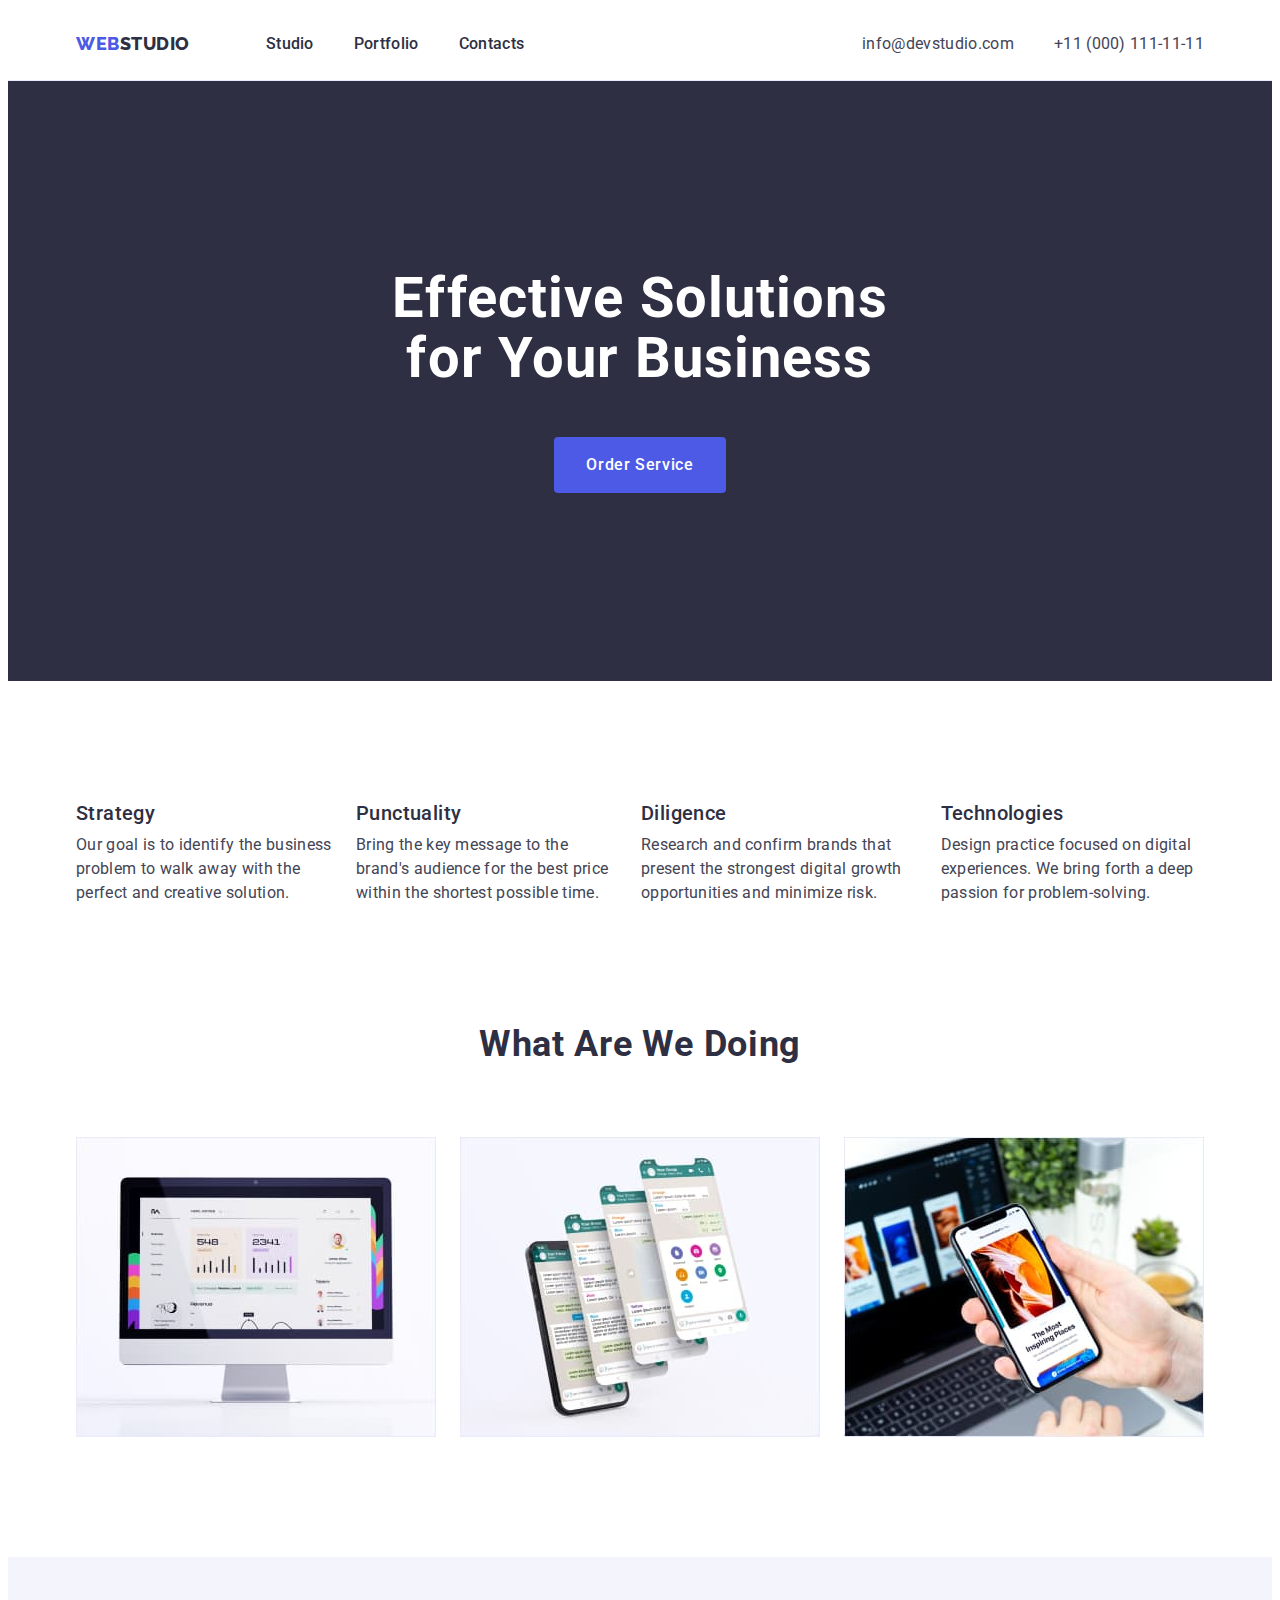
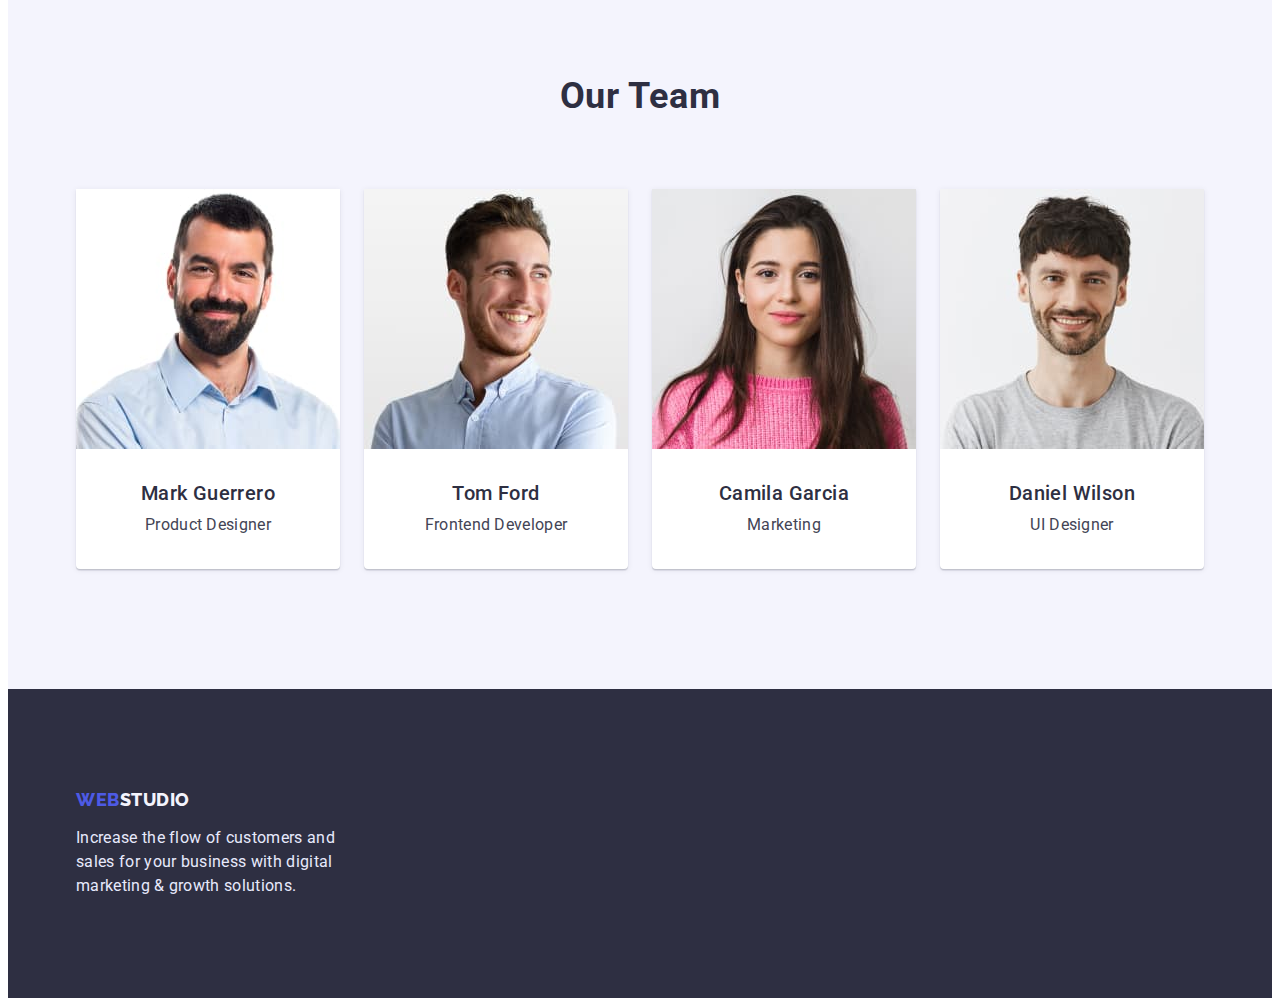
<file: index.html>
<!DOCTYPE html>
<html lang="en">
  <head>
    <meta charset="UTF-8" />
    <meta http-equiv="X-UA-Compatible" content="IE=edge" />
    <meta name="viewport" content="width=device-width, initial-scale=1.0" />
    <title>WebStudio</title>
    <link rel="preconnect" href="https://fonts.googleapis.com" />
    <link rel="preconnect" href="https://fonts.gstatic.com" crossorigin />
    <link
      href="https://fonts.googleapis.com/css2?family=Raleway:wght@800&family=Roboto:wght@400;500;700;900&display=swap"
      rel="stylesheet"
    />
    <link
      rel="stylesheet"
      href="https://cdnjs.cloudflare.com/ajax/libs/modern-normalize/1.1.0/modern-normalize.min.css"
      integrity="sha512-wpPYUAdjBVSE4KJnH1VR1HeZfpl1ub8YT/NKx4PuQ5NmX2tKuGu6U/JRp5y+Y8XG2tV+wKQpNHVUX03MfMFn9Q=="
      crossorigin="anonymous"
      referrerpolicy="no-referrer"
    />

    <link rel="stylesheet" href="./css/styles.css" />
  </head>
  <body>
    <!-- Header -->
    <header class="header">
      <div class="container header-container">
        <nav class="header-nav">
          <a class="logo link" href="./index.html"
            >Web<span class="colortext">Studio</span></a
          >
          <ul class="menu list">
            <li class="menu-item">
              <a class="menu-link link" href="./index.html" target="_blank" title="Studio"
                >Studio</a
              >
            </li>
            <li class="menu-item">
              <a
                class="menu-link link"
                href="./portfolio.html"
                target="_blank"
                title="Portfolio"
                >Portfolio</a
              >
            </li>
            <li class="menu-item">
              <a class="menu-link link" href="">Contacts</a>
            </li>
          </ul>
        </nav>
        <address class="address-header">
          <ul class="list contact">
            <li class="menu-item">
              <a class="contact-email-phone link" href="mailto:info@devstudio.com"
                >info@devstudio.com</a
              >
            </li>
            <li class="menu-item">
              <a class="contact-email-phone link" href="tel:+110001111111"
                >+11 (000) 111-11-11</a
              >
            </li>
          </ul>
        </address>
      </div>
    </header>

    <main>
      <!-- Hero -->
      <section class="hero-section">
        <div class="container">
          <h1 class="hero">Effective Solutions for Your Business</h1>
          <button class="order-btn" type="button">Order Service</button>
        </div>
      </section>

      <!-- description of functions -->
      <section class="criteria-functions">
        <div class="container">
          <h2 class="invisible-title" hidden>About us</h2>
          <ul class="functions-container list">
            <li class="about-us">
              <h3 class="criteria">Strategy</h3>
              <p class="functions">
                Our goal is to identify the business problem to walk away with the perfect
                and creative solution.
              </p>
            </li>
            <li class="about-us">
              <h3 class="criteria">Punctuality</h3>
              <p class="functions">
                Bring the key message to the brand's audience for the best price within
                the shortest possible time.
              </p>
            </li>
            <li class="about-us">
              <h3 class="criteria">Diligence</h3>
              <p class="functions">
                Research and confirm brands that present the strongest digital growth
                opportunities and minimize risk.
              </p>
            </li>
            <li class="about-us">
              <h3 class="criteria">Technologies</h3>
              <p class="functions">
                Design practice focused on digital experiences. We bring forth a deep
                passion for problem-solving.
              </p>
            </li>
          </ul>
        </div>
      </section>

      <!-- What are we doing -->
      <section class="doing">
        <div class="container">
          <h2 class="we-doing">What are we doing</h2>
          <ul class="list doing-list">
            <li class="doing-img">
              <img src="./images/we_doing/img1.jpg" alt="Personal Computer" width="360" />
            </li>

            <li class="doing-img">
              <img
                src="./images/we_doing/img2.jpg"
                alt="Icon of 4 tabs on the phone"
                width="360"
              />
            </li>

            <li class="doing-img">
              <img
                src="./images/we_doing/img3.jpg"
                alt="synchronization between PC and phone"
                width="360"
              />
            </li>
          </ul>
        </div>
      </section>

      <!-- Our Team  -->
      <section class="team">
        <div class="container">
          <h2 class="our-team">Our Team</h2>
          <ul class="list team-container">
            <li class="backphoto">
              <img
                src="./images/out_team/mark_guerrero.jpg"
                alt="photo Mark Guerrero"
                width="264"
              />
              <div class="team-content">
                <h3 class="employees">Mark Guerrero</h3>
                <p class="position">Product Designer</p>
              </div>
            </li>

            <li class="backphoto">
              <img
                src="./images/out_team/tom_ford.jpg"
                alt="photo Tom Ford"
                width="264"
              />
              <div class="team-content">
                <h3 class="employees">Tom Ford</h3>
                <p class="position">Frontend Developer</p>
              </div>
            </li>
            <li class="backphoto">
              <img
                src="./images/out_team/camila_garcia.jpg"
                alt="photo Camila Garcia"
                width="264"
              />
              <div class="team-content">
                <h3 class="employees">Camila Garcia</h3>
                <p class="position">Marketing</p>
              </div>
            </li>
            <li class="backphoto">
              <img
                src="./images/out_team/daniel_wilson.jpg"
                alt="photo Daniel Wilson"
                width="264"
              />
              <div class="team-content">
                <h3 class="employees">Daniel Wilson</h3>
                <p class="position">UI Designer</p>
              </div>
            </li>
          </ul>
        </div>
      </section>
    </main>
    <!-- Footer -->
    <footer class="footer">
      <div class="container footer-container">
        <a class="logo link" href="./index.html"
          >Web<span class="colortext-footer">Studio</span></a
        >
        <p class="description">
          Increase the flow of customers and sales for your business with digital
          marketing & growth solutions.
        </p>
      </div>
    </footer>
  </body>
</html>
</file>
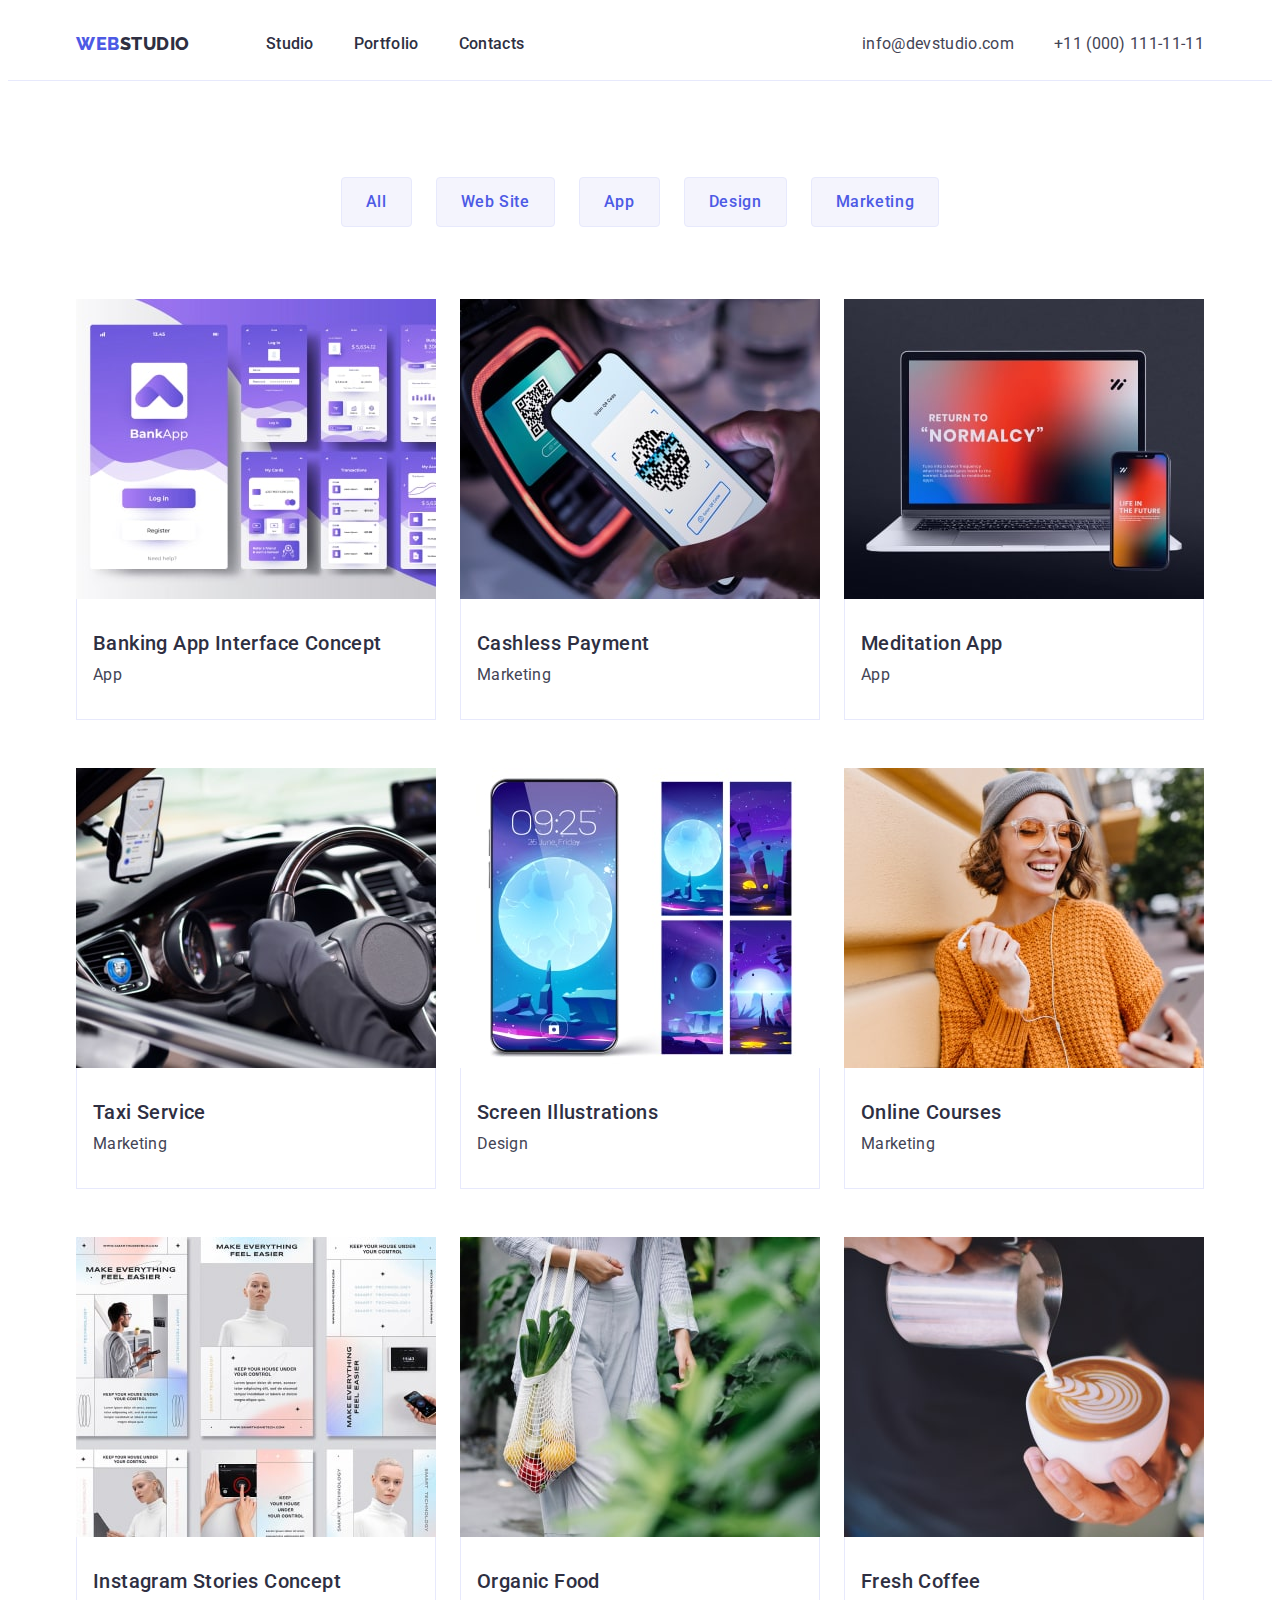
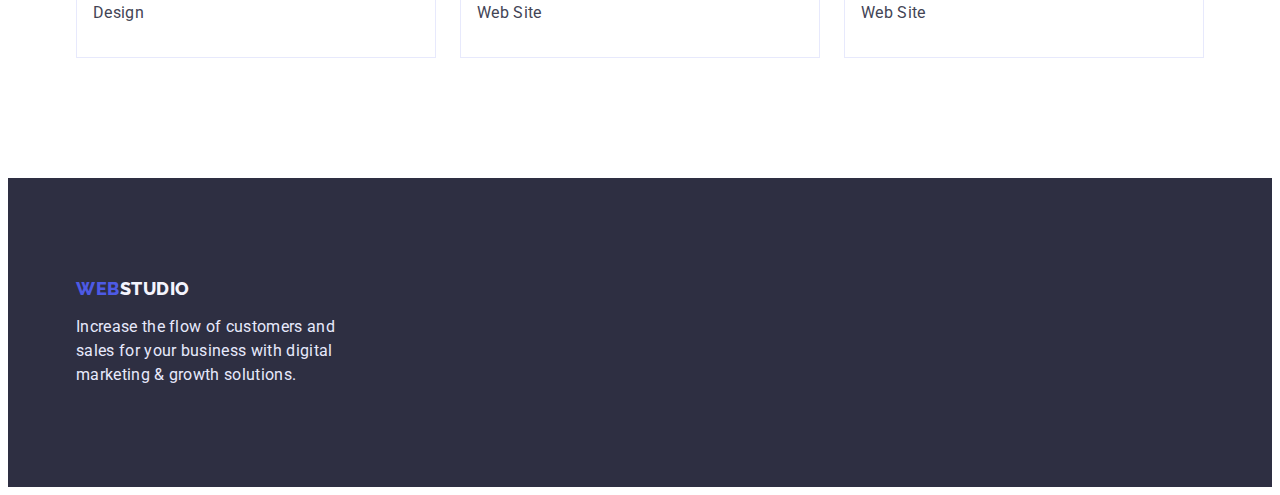
<file: portfolio.html>
<!DOCTYPE html>
<html lang="en">
  <head>
    <meta charset="UTF-8" />
    <meta http-equiv="X-UA-Compatible" content="IE=edge" />
    <meta name="viewport" content="width=device-width, initial-scale=1.0" />
    <title>WebStudio</title>
    <link rel="preconnect" href="https://fonts.googleapis.com" />
    <link rel="preconnect" href="https://fonts.gstatic.com" crossorigin />
    <link
      href="https://fonts.googleapis.com/css2?family=Raleway:wght@800&family=Roboto:wght@400;500;700;900&display=swap"
      rel="stylesheet"
    />
    <link
      rel="stylesheet"
      href="https://cdnjs.cloudflare.com/ajax/libs/modern-normalize/1.1.0/modern-normalize.min.css"
      integrity="sha512-wpPYUAdjBVSE4KJnH1VR1HeZfpl1ub8YT/NKx4PuQ5NmX2tKuGu6U/JRp5y+Y8XG2tV+wKQpNHVUX03MfMFn9Q=="
      crossorigin="anonymous"
      referrerpolicy="no-referrer"
    />

    <link rel="stylesheet" href="./css/styles.css" />
  </head>
  <body>
    <!-- Header -->
    <header class="header">
      <div class="container header-container">
        <nav class="header-nav">
          <a class="logo link" href="./index.html"
            >Web<span class="colortext">Studio</span></a
          >
          <ul class="menu list">
            <li class="menu-item">
              <a
                class="menu-link link"
                href="./index.html"
                target="_blank"
                title="Studio"
                >Studio</a
              >
            </li>
            <li class="menu-item">
              <a
                class="menu-link link"
                href="./portfolio.html"
                target="_blank"
                title="Portfolio"
                >Portfolio</a
              >
            </li>
            <li class="menu-item">
              <a class="menu-link link" href="">Contacts</a>
            </li>
          </ul>
        </nav>
        <address class="address-header">
          <ul class="list contact">
            <li class="menu-item">
              <a
                class="contact-email-phone link"
                href="mailto:info@devstudio.com"
                >info@devstudio.com</a
              >
            </li>
            <li class="menu-item">
              <a class="contact-email-phone link" href="tel:+110001111111"
                >+11 (000) 111-11-11</a
              >
            </li>
          </ul>
        </address>
      </div>
    </header>

    <main>
      <section class="portfolio-section">
        <!-- Portfolio -->
        <div class="container">
          <h1 hidden>Portfolio</h1>
          <ul class="list container-button">
            <li><button class="portfolio-btn" type="button">All</button></li>
            <li>
              <button class="portfolio-btn" type="button">Web Site</button>
            </li>
            <li><button class="portfolio-btn" type="button">App</button></li>
            <li><button class="portfolio-btn" type="button">Design</button></li>
            <li>
              <button class="portfolio-btn" type="button">Marketing</button>
            </li>
          </ul>
        </div>

        <!-- Gallery -->
        <div class="container">
          <div class="gallery-products">
            <ul class="list container-gallery">
              <li class="portfolio-item">
                <a href="" class="link"
                  ><img
                    src="./images/portfolio/banking-concept.jpg"
                    alt="Banking App
              Interface Concept"
                    width="360"
                    height="300"
                  />
                  <div class="portfolio-content">
                    <h2 class="portfolio-products">
                      Banking App Interface Concept
                    </h2>
                    <p class="portfolio-type">App</p>
                  </div></a
                >
              </li>
              <li class="portfolio-item">
                <a href="" class="link"
                  ><img
                    src="./images/portfolio/cashless-payment.jpg"
                    alt="Cashless
              Payment"
                    width="360"
                    height="300"
                  />
                  <div class="portfolio-content">
                    <h2 class="portfolio-products">Cashless Payment</h2>
                    <p class="portfolio-type">Marketing</p>
                  </div></a
                >
              </li>
              <li class="portfolio-item">
                <a href="" class="link"
                  ><img
                    src="./images/portfolio/meditaion-app.jpg"
                    alt="Meditaion App"
                    width="360"
                    height="300"
                  />
                  <div class="portfolio-content">
                    <h2 class="portfolio-products">Meditation App</h2>
                    <p class="portfolio-type">App</p>
                  </div></a
                >
              </li>
              <li class="portfolio-item">
                <a href="" class="link"
                  ><img
                    src="./images/portfolio/taxi-service.jpg"
                    alt="Taxi Service"
                    width="360"
                    height="300"
                  />
                  <div class="portfolio-content">
                    <h2 class="portfolio-products">Taxi Service</h2>
                    <p class="portfolio-type">Marketing</p>
                  </div></a
                >
              </li>
              <li class="portfolio-item">
                <a href="" class="link"
                  ><img
                    src="./images/portfolio/screen.jpg"
                    alt="Screen Illustrations"
                    width="360"
                    height="300"
                  />
                  <div class="portfolio-content">
                    <h2 class="portfolio-products">Screen Illustrations</h2>
                    <p class="portfolio-type">Design</p>
                  </div></a
                >
              </li>
              <li class="portfolio-item">
                <a href="" class="link"
                  ><img
                    src="./images/portfolio/courses.jpg"
                    alt="Online Courses"
                    width="360"
                    height="300"
                  />
                  <div class="portfolio-content">
                    <h2 class="portfolio-products">Online Courses</h2>
                    <p class="portfolio-type">Marketing</p>
                  </div></a
                >
              </li>
              <li class="portfolio-item">
                <a href="" class="link"
                  ><img
                    src="./images/portfolio/inst-concept.jpg"
                    alt="Instagram
              Stories Concept"
                    width="360"
                    height="300"
                  />
                  <div class="portfolio-content">
                    <h2 class="portfolio-products">
                      Instagram Stories Concept
                    </h2>
                    <p class="portfolio-type">Design</p>
                  </div></a
                >
              </li>
              <li class="portfolio-item">
                <a href="" class="link"
                  ><img
                    src="./images/portfolio/organic-food.jpg"
                    alt="Organic Food"
                    width="360"
                    height="300"
                  />
                  <div class="portfolio-content">
                    <h2 class="portfolio-products">Organic Food</h2>
                    <p class="portfolio-type">Web Site</p>
                  </div></a
                >
              </li>
              <li class="portfolio-item">
                <a href="" class="link"
                  ><img
                    src="./images/portfolio/coffee.jpg"
                    alt="Fresh Coffee"
                    width="360"
                    height="300"
                  />
                  <div class="portfolio-content">
                    <h2 class="portfolio-products">Fresh Coffee</h2>
                    <p class="portfolio-type">Web Site</p>
                  </div></a
                >
              </li>
            </ul>
          </div>
        </div>
      </section>
    </main>
    <!-- Footer -->

    <footer class="footer">
      <div class="container footer-container">
        <a class="logo link" href="./index.html"
          >Web<span class="colortext-footer">Studio</span></a
        >
        <p class="description">
          Increase the flow of customers and sales for your business with
          digital marketing & growth solutions.
        </p>
      </div>
    </footer>
  </body>
</html>
</file>
<file: css/styles.css>
.list {
  list-style: none;
}
.link {
  text-decoration: none;
}
body {
  font-family: 'Roboto', sans-serif;
  color: #434455;
  background-color: #ffffff;
}
:root {
  --title-section: #2e2f42;
  --accent-color: #404bbf;
}
p,
h1,
h2,
h3,
h4,
h5,
h6 {
  margin: 0;
}
ul {
  margin: 0;
  padding-left: 0;
}
img {
  display: block;
  max-width: 100%;
  height: auto;
}
*,
*::before,
*::after {
  box-sizing: border-box;
}

.container {
  width: 1158px;
  padding: 0 15px;
  margin: 0 auto;
  /* outline: 2px solid red; */
}

/* -----------Header----------- */
.header {
  padding-top: 24px;
  padding-bottom: 24px;
  border-bottom: 1px solid #e7e9fc;
}
.header-nav {
  display: flex;
  align-items: center;
  margin-right: auto;
}
.header-container {
  display: flex;
}
.menu {
  display: flex;
  gap: 40px;
}

.logo {
  font-family: 'Raleway', sans-serif;
  font-weight: 800;
  font-size: 18px;
  line-height: 1.17;
  letter-spacing: 0.03em;
  text-transform: uppercase;
  color: #4d5ae5;
  display: flex;
  margin-right: 76px;
}
.colortext {
  color: #2e2f42;
}

.menu-link {
  font-weight: 500;
  font-size: 16px;
  line-height: 1.5;
  letter-spacing: 0.02em;
  color: var(--title-section);
}
.menu-link:hover,
.menu-link:focus {
  color: var(--accent-color);
}
.address-header {
  font-style: normal;
  flex-direction: row-reverse;
}
.contact-email-phone {
  font-weight: 400;
  font-size: 16px;
  line-height: 1.5;
  letter-spacing: 0.02em;
  color: #434455;
}
.contact {
  display: flex;
  gap: 40px;
}

.contact-email-phone:hover,
.contact-email-phone:focus {
  color: var(--accent-color);
}
/* --------Hero-------- */
.hero-section {
  background-color: #2e2f42;
  padding-top: 188px;
  padding-bottom: 188px;
}
.hero {
  font-size: 56px;
  line-height: 1.07;
  text-align: center;
  letter-spacing: 0.02em;
  color: #ffffff;
  max-width: 496px;
  display: block;
  margin: 0 auto;
  margin-bottom: 48px;
}
.order-btn {
  font-family: 'Roboto', sans-serif;
  font-weight: 500;
  font-size: 16px;
  line-height: 1.5;
  display: flex;
  align-items: center;
  letter-spacing: 0.04em;
  cursor: pointer;
  color: #ffffff;
  background-color: #4d5ae5;
  display: block;
  margin: 0 auto;
  padding: 16px 32px;
  border-radius: 4px;
  border: none;
}
.order-btn:hover,
.order-btn:focus {
  background-color: var(--accent-color);
}
/* ---------description of functions ---------*/
.functions-container {
  display: flex;
  gap: 24px;
}
.criteria-functions {
  padding-top: 120px;
  padding-bottom: 120px;
}

.criteria {
  font-weight: 500;
  font-size: 20px;
  line-height: 1.2;
  letter-spacing: 0.02em;
  color: var(--title-section);
  margin-bottom: 8px;
}
.functions {
  font-weight: 400;
  font-size: 16px;
  line-height: 1.5;
  letter-spacing: 0.02em;
}
/* ---------What are we doing ---------*/

.we-doing {
  font-weight: 700;
  font-size: 36px;
  line-height: 1.11;
  text-align: center;
  letter-spacing: 0.02em;
  text-transform: capitalize;
  color: var(--title-section);
  display: block;
  align-items: center;
  margin-right: auto;
  margin-bottom: 72px;
}
.doing-list {
  display: flex;
  flex-basis: calc(100% / 3 -24px);
  gap: 24px;
}
.doing {
  padding-bottom: 120px;
}
.doing-img {
  flex-basis: calc(100% / 3 -24px);
}
/* ---------Our Team ---------*/
.team {
  background-color: #f4f4fd;
  padding-top: 120px;
  padding-bottom: 120px;
}
.team-container {
  display: flex;
  gap: 24px;
}

.team-content {
  padding: 32px 16px;
}

.our-team {
  font-weight: 700;
  font-size: 36px;
  line-height: 1.11;
  text-align: center;
  letter-spacing: 0.02em;
  text-transform: capitalize;
  color: var(--title-section);
  margin-bottom: 72px;
}

.backphoto {
  border-radius: 0px 0px 4px 4px;
  background-color: #ffffff;
  box-shadow: 0px 1px 6px rgba(46, 47, 66, 0.08),
    0px 1px 1px rgba(46, 47, 66, 0.16), 0px 2px 1px rgba(46, 47, 66, 0.08);
}
.employees {
  font-weight: 500;
  font-size: 20px;
  line-height: 1.2;
  text-align: center;
  letter-spacing: 0.02em;
  color: var(--title-section);
  margin-bottom: 8px;
}
.position {
  font-weight: 400;
  font-size: 16px;
  line-height: 1.5;
  text-align: center;
  letter-spacing: 0.02em;
}
/* -------Footer------- */
.footer {
  background-color: #2e2f42;
  padding-top: 100px;
  padding-bottom: 100px;
}
.colortext-footer {
  color: #f4f4fd;
}
.footer-container {
  display: block;
}
.description {
  font-weight: 400;
  font-size: 16px;
  line-height: 1.5;
  letter-spacing: 0.02em;
  color: #e7e9fc;
  max-width: 264px;
  margin-top: 16px;
}
/* --------------------Portfolio-------------------- */
/* --------Portfolio button-------- */
.portfolio-section {
  padding-top: 96px;
  padding-bottom: 120px;
}

.container-button {
  display: flex;
  flex-direction: row;
  justify-content: center;
  align-items: center;
  gap: 24px;
  margin-bottom: 72px;
}
.portfolio-btn {
  font-family: 'Roboto', sans-serif;
  font-weight: 500;
  font-size: 16px;
  line-height: 1.5;
  letter-spacing: 0.04em;
  color: #4d5ae5;
  background-color: #f4f4fd;
  border-radius: 4px;
  padding: 12px 24px;
  border: 1px solid #e7e9fc;
}
.portfolio-btn:hover,
.portfolio-btn:focus {
  color: #ffffff;
  background-color: var(--accent-color);
}
.portfolio-btn {
  cursor: pointer;
}
.container-gallery {
  display: flex;
  flex-wrap: wrap;
  gap: 48px 24px;
}

.portfolio-products {
  font-weight: 500;
  font-size: 20px;
  line-height: 1.2;
  letter-spacing: 0.02em;
  color: var(--title-section);
  margin-bottom: 8px;
}
.portfolio-type {
  font-weight: 400;
  font-size: 16px;
  line-height: 1.5;
  letter-spacing: 0.02em;
  color: #434455;
}
.portfolio-content {
  border: 1px solid #e7e9fc;
  padding: 32px 16px;
  border-top: none;
}
</file>
